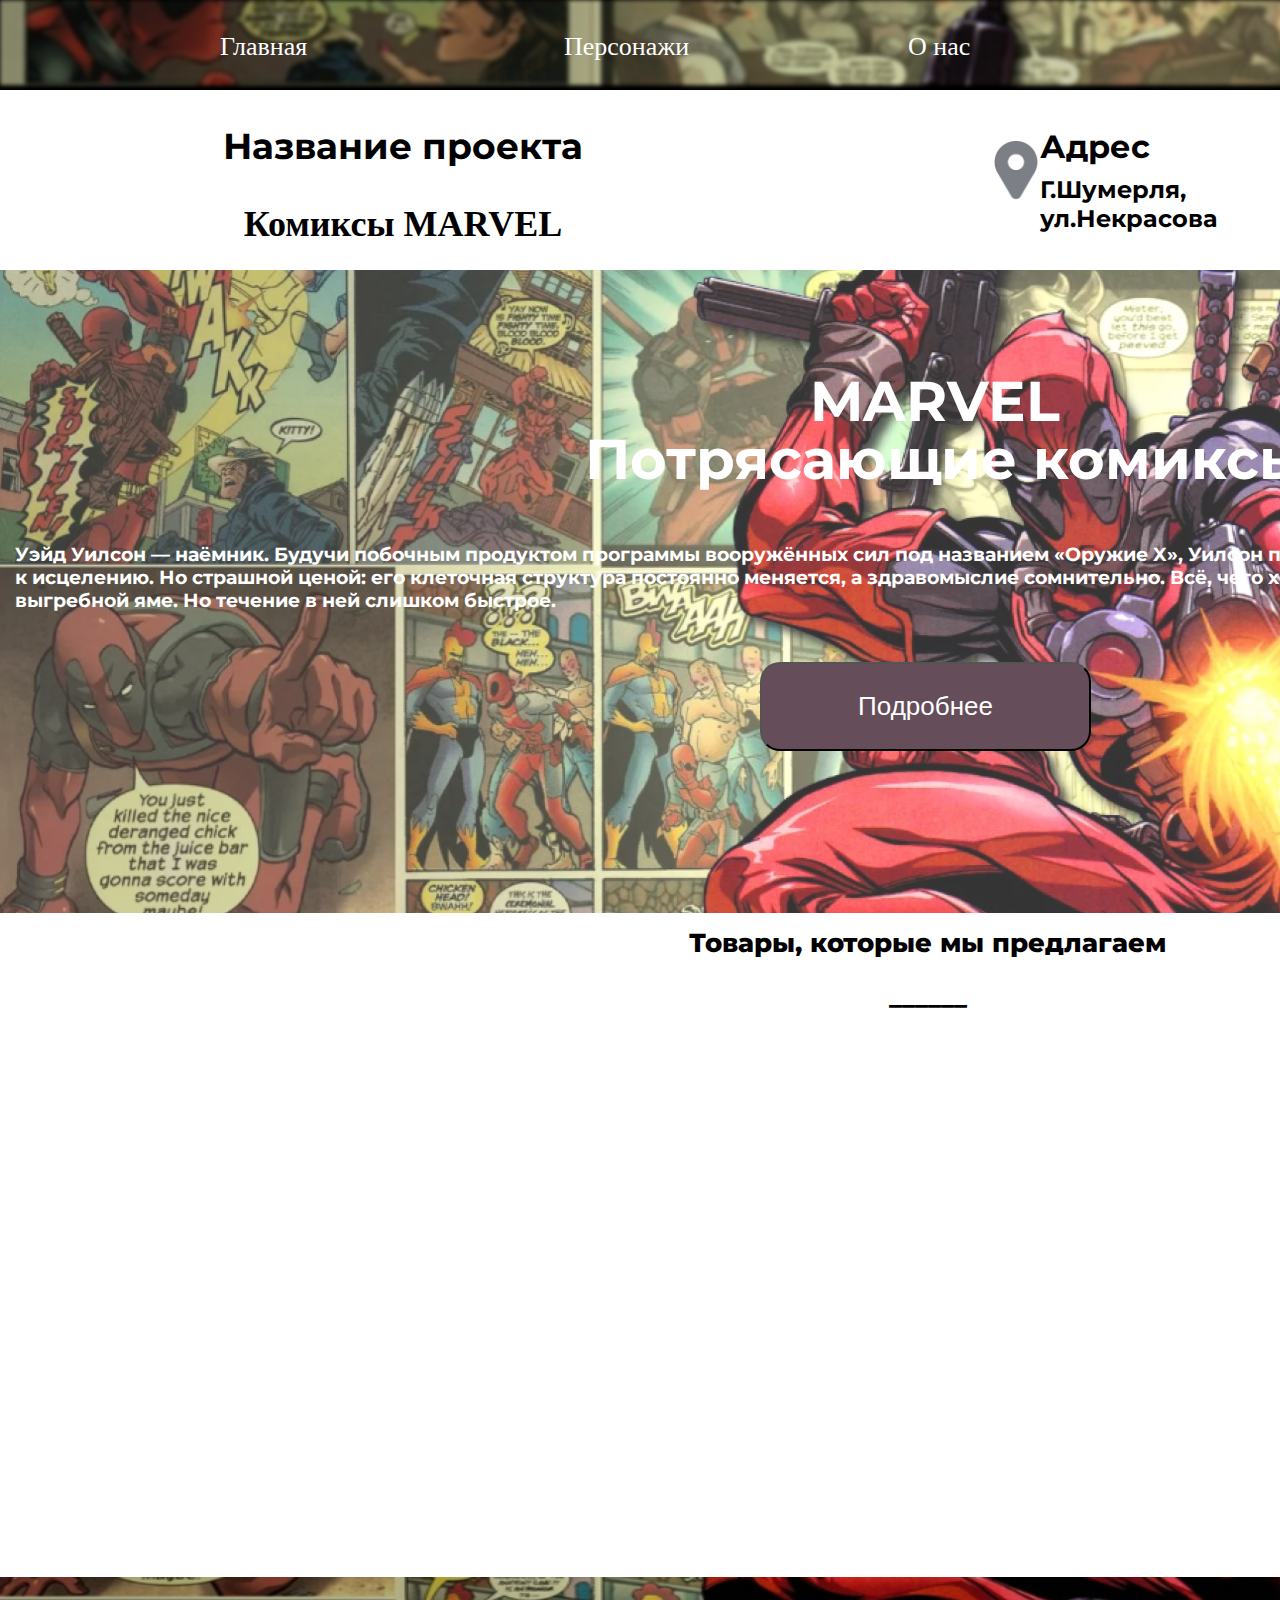
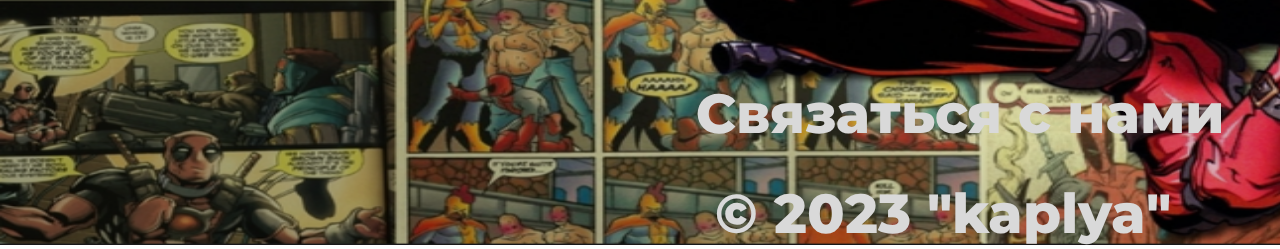
<file: index.html>
<!DOCTYPE html>
<html lang="en">
<head>
    <meta charset="UTF-8">
    <link rel="stylesheet" href="./css/style.css">
    <link rel="shortcut icon" href="./img/logo.png" type="image/png">
    <link href="https://fonts.googleapis.com/css?family=Montserrat:100" rel="stylesheet">
    <link href="https://fonts.cdnfonts.com/css/nosifer-caps" rel="stylesheet">              
    <title>kaplya</title>
</head>
<body>
    <div class="header">
        <img src="./img/header_photo.png" alt="Photo">
        <div class="nav">
            <ul>
                <li><a href="./index.html">Главная</a></li>
                <li><a href="./personaji.html">Персонажи</a></li>
                <li><a href="./onas.html">О нас</a></li>
            </ul>
        </div>
    </div>
    <div class="marvel">
        <div class="name_proj">
            <h1>Название проекта</h1>
            <h2>Комиксы MARVEL</h2>
        </div>
        <div class="adres">
            <img src="./img/adres.png" alt="Photo">
            <h1>Адрес</h1>
            <h2>Г.Шумерля, ул.Некрасова</h2>
        </div>
        <div class="phone">
            <img src="./img/phone.png" alt="Photo">
            <h1>Телефон</h1>
            <h2>+7 (987) 668-18-50</h2>
        </div>
    </div>
    <div class="fon_marvel">
        <img src="./img/fon.png" alt="Photo">
        <div class="text">
            <h1>MARVEL</h1>
            <h2>Потрясающие комиксы</h2>
            <p>Уэйд Уилсон — наёмник. Будучи побочным продуктом программы вооружённых сил под названием «Оружие X», Уилсон приобрёл невероятную силу, проворство и способность к исцелению. Но страшной ценой: его клеточная структура постоянно меняется, а здравомыслие сомнительно. Всё, чего хочет Уилсон, — держаться на плаву в социальной выгребной яме. Но течение в ней слишком быстрое.</p>
        </div>
        <a href="onas.html"><button>Подробнее</button></a>
    </div>
    <div class="content" id="add">
        <h1>Товары, которые мы предлагаем</h1>
        <h2>______</h2>
    </div>
    <div class="footer">
        <img src="./img/photefooter.png" alt="Photo">
        <div class="footer_text">
            <h1>Связаться с нами</h1>
            <h2>© 2023 "kaplya"</h2>
        </div>
    </div>
    <script src="./js/st.js"></script>
</body>
</html>
</file>
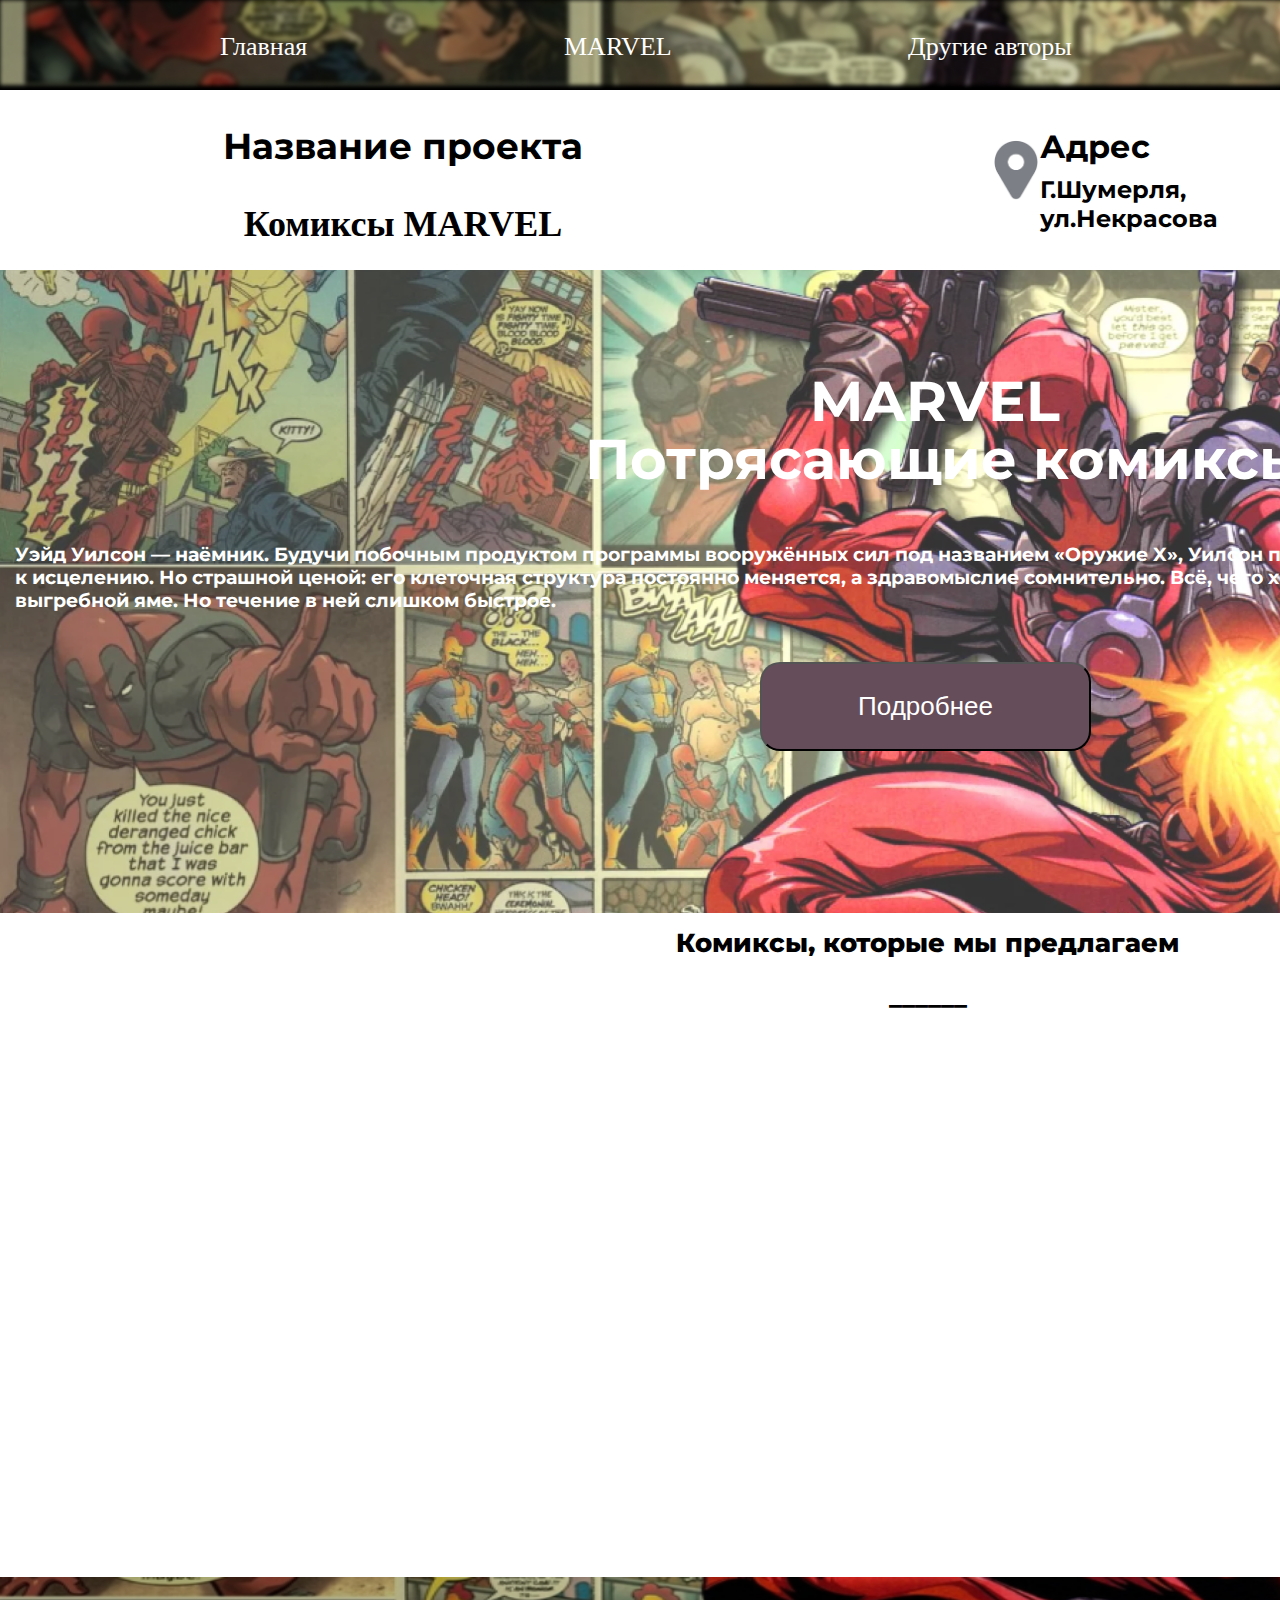
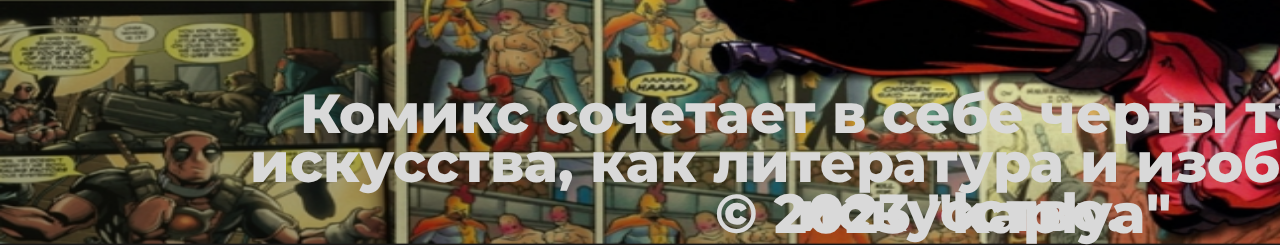
<file: DS.html>
<!DOCTYPE html>
<html lang="en">
<head>
    <meta charset="UTF-8">
    <link rel="stylesheet" href="./css/style.css">
    <link rel="shortcut icon" href="./img/logo.png" type="image/png">
    <link href="https://fonts.googleapis.com/css?family=Montserrat:100" rel="stylesheet">
    <link href="https://fonts.cdnfonts.com/css/nosifer-caps" rel="stylesheet">
    <title>kaplya</title>
</head>
<body>
<header>
    <div class="header">
        <img src="./img/header_photo.png" alt="Photo">
        <div class="nav">
            <ul>
                <li><a href="./index.html">Главная</a></li>
                <li><a href="./MARVEL.html">МARVEL</a></li>
                <li><a href="./DS.html">Другие авторы</a></li>
            </ul>
        </div>
    </div>
    <div class="marvel">
        <div class="name_proj">
            <h1>Название проекта</h1>
            <h2>Комиксы MARVEL</h2>
        </div>
        <div class="adres">
            <img src="./img/adres.png" alt="Photo">
            <h1>Адрес</h1>
            <h2>Г.Шумерля, ул.Некрасова</h2>
        </div>
        <div class="phone">
            <img src="./img/phone.png" alt="Photo">
            <h1>Телефон</h1>
            <h2>+7 (987) 668-18-50</h2>
        </div>
    </div>
</header>
<content>
    <div class="fon_marvel">
        <img src="./img/fon.png" alt="Photo">
        <div class="text">
            <h1>MARVEL</h1>
            <h2>Потрясающие комиксы</h2>
            <p>Уэйд Уилсон — наёмник. Будучи побочным продуктом программы вооружённых сил под названием «Оружие X», Уилсон приобрёл невероятную силу, проворство и способность к исцелению. Но страшной ценой: его клеточная структура постоянно меняется, а здравомыслие сомнительно. Всё, чего хочет Уилсон, — держаться на плаву в социальной выгребной яме. Но течение в ней слишком быстрое.</p>
        </div>
        <a href="onas.html"><button>Подробнее</button></a>
    </div>
    <div class="content">
        <h1>Комиксы, которые мы предлагаем</h1>
        <h2>______</h2>
        <div class="cont_wrapper">
<!--            <div class="wrapper_one">-->
<!--                <img src="./img/comic_one" alt="Photo">-->
<!--                <p>Номер каталога: </p>-->
<!--                <p>Название комикса: </p>-->
<!--                <p>Автор комикса: </p>-->
<!--                <p>Дата создания: </p>-->
<!--            </div>-->
        </div>
        </div>
    </div>
</content>
<footer>
    <div class="footer">
        <img src="./img/photefooter.png" alt="Photo">
        <div class="footer_text">
            <h1>Комикс сочетает в себе черты таких видов искусства, как литература и изобразительное искусство.</h1>
            <h2>© 2023 "kaplya"</h2>
        </div>
    </div>
</footer>
    <script src="./js/DS.js"></script>
</body>
</html>
</file>
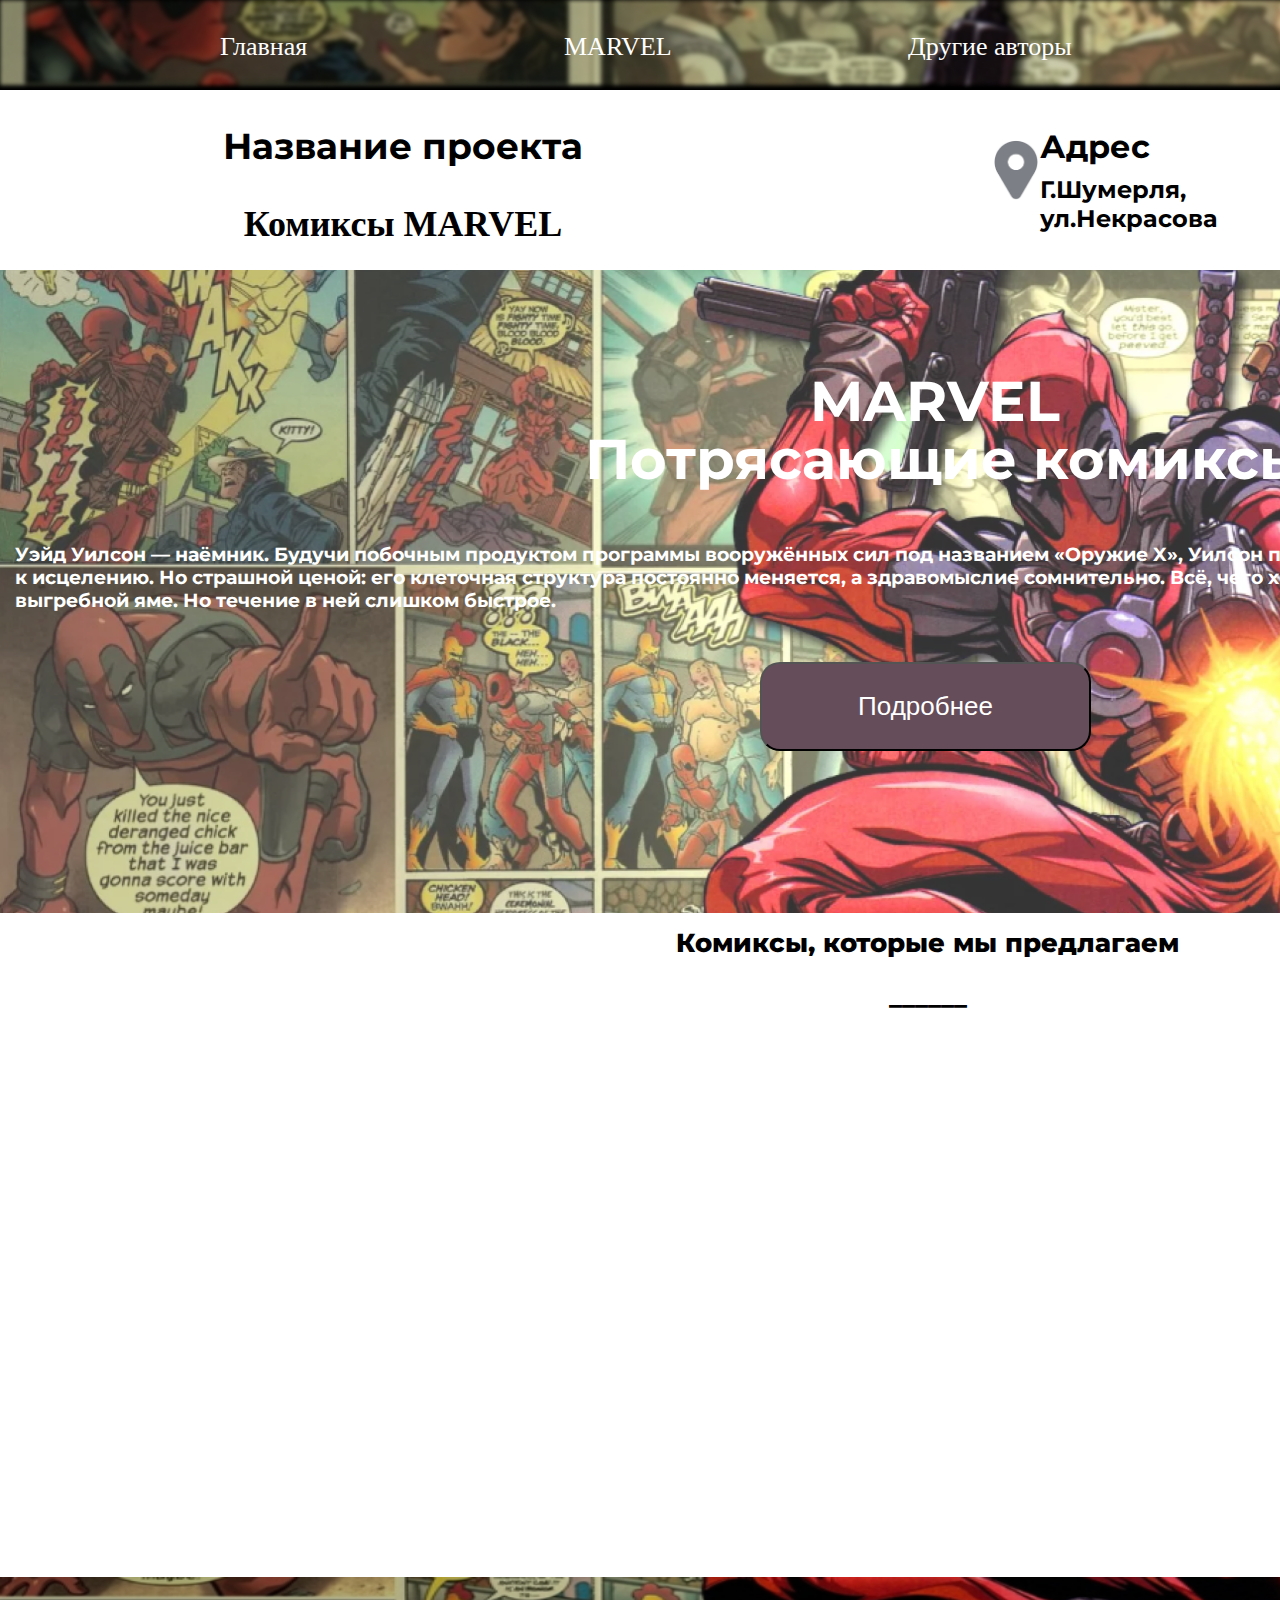
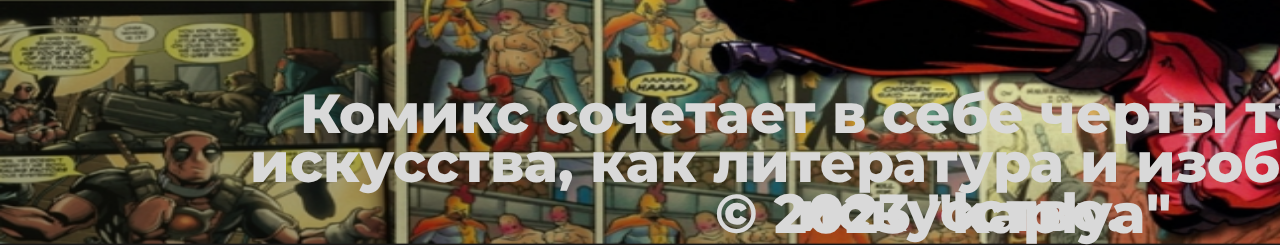
<file: MARVEL.html>
<!DOCTYPE html>
<html lang="en">
<head>
    <meta charset="UTF-8">
    <link rel="stylesheet" href="./css/style.css">
    <link rel="shortcut icon" href="./img/logo.png" type="image/png">
    <link href="https://fonts.googleapis.com/css?family=Montserrat:100" rel="stylesheet">
    <link href="https://fonts.cdnfonts.com/css/nosifer-caps" rel="stylesheet">
    <title>kaplya</title>
</head>
<body>
<header>
    <div class="header">
        <img src="./img/header_photo.png" alt="Photo">
        <div class="nav">
            <ul>
                <li><a href="./index.html">Главная</a></li>
                <li><a href="./MARVEL.html">МARVEL</a></li>
                <li><a href="./DS.html">Другие авторы</a></li>
            </ul>
        </div>
    </div>
    <div class="marvel">
        <div class="name_proj">
            <h1>Название проекта</h1>
            <h2>Комиксы MARVEL</h2>
        </div>
        <div class="adres">
            <img src="./img/adres.png" alt="Photo">
            <h1>Адрес</h1>
            <h2>Г.Шумерля, ул.Некрасова</h2>
        </div>
        <div class="phone">
            <img src="./img/phone.png" alt="Photo">
            <h1>Телефон</h1>
            <h2>+7 (987) 668-18-50</h2>
        </div>
    </div>
</header>
<content>
    <div class="fon_marvel">
        <img src="./img/fon.png" alt="Photo">
        <div class="text">
            <h1>MARVEL</h1>
            <h2>Потрясающие комиксы</h2>
            <p>Уэйд Уилсон — наёмник. Будучи побочным продуктом программы вооружённых сил под названием «Оружие X», Уилсон приобрёл невероятную силу, проворство и способность к исцелению. Но страшной ценой: его клеточная структура постоянно меняется, а здравомыслие сомнительно. Всё, чего хочет Уилсон, — держаться на плаву в социальной выгребной яме. Но течение в ней слишком быстрое.</p>
        </div>
        <a href="onas.html"><button>Подробнее</button></a>
    </div>
    <div class="content">
        <h1>Комиксы, которые мы предлагаем</h1>
        <h2>______</h2>
        <div class="cont_wrapper">
<!--            <div class="wrapper_one">-->
<!--                <img src="./img/comic_one" alt="Photo">-->
<!--                <p>Номер каталога: </p>-->
<!--                <p>Название комикса: </p>-->
<!--                <p>Автор комикса: </p>-->
<!--                <p>Дата создания: </p>-->
<!--            </div>-->
        </div>
        </div>
    </div>
</content>
<footer>
    <div class="footer">
        <img src="./img/photefooter.png" alt="Photo">
        <div class="footer_text">
            <h1>Комикс сочетает в себе черты таких видов искусства, как литература и изобразительное искусство.</h1>
            <h2>© 2023 "kaplya"</h2>
        </div>
    </div>
</footer>
    <script src="./js/MARVEL.js"></script>
</body>
</html>
</file>
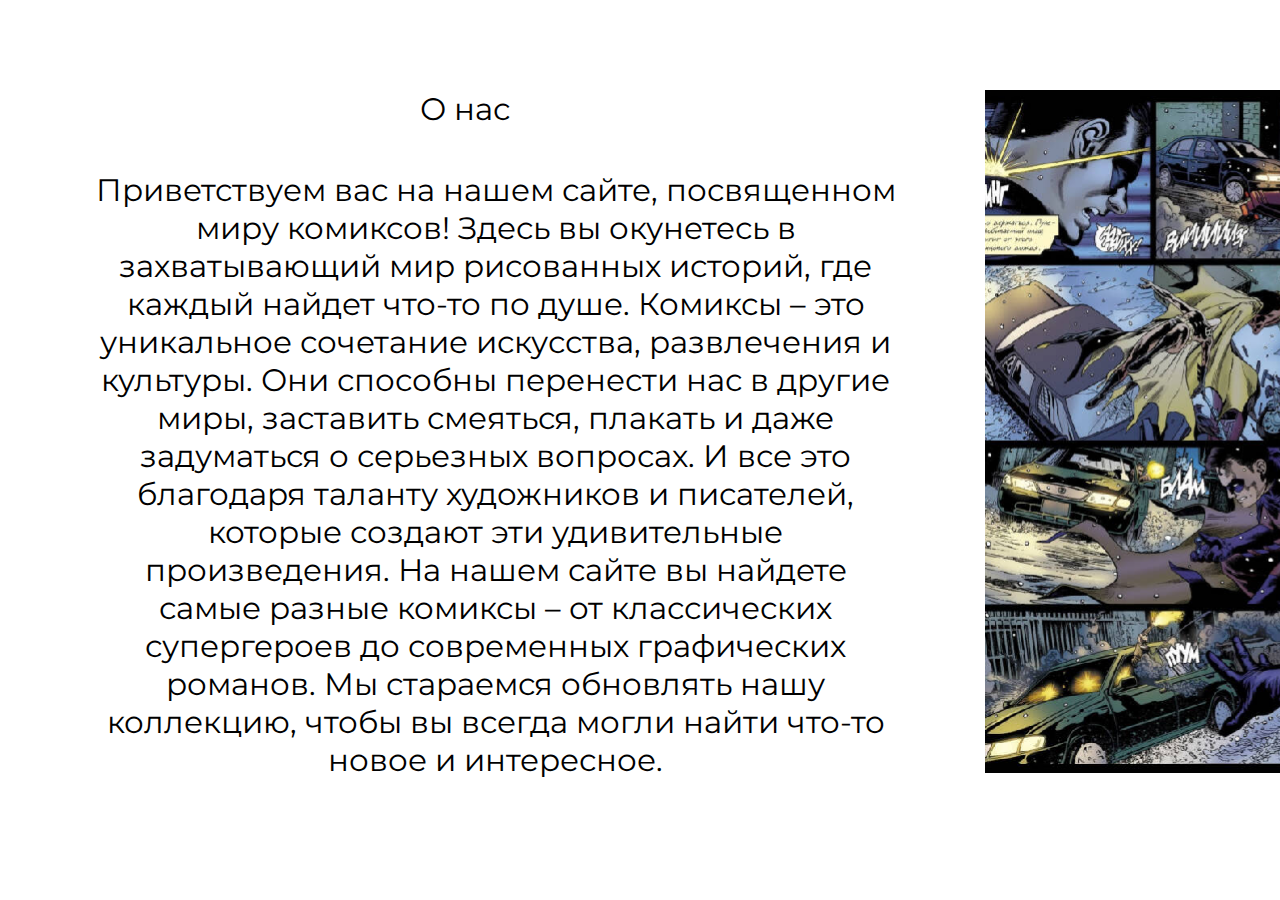
<file: onas.html>
<!DOCTYPE html>
<html lang="en">
<head>
    <meta charset="UTF-8">
    <link rel="stylesheet" href="./css/onas.css">
    <link rel="shortcut icon" href="./img/logo.png" type="image/png">
    <link href="https://fonts.googleapis.com/css?family=Montserrat:100" rel="stylesheet">             
    <title>О нас</title>
</head>
<body>
    <div class="close">
        <a href="./index.html">&times;</a>
    </div>
    <div class="content">
        <h1>О нас</h1>
        <h2>Приветствуем вас на нашем сайте, посвященном миру комиксов! Здесь вы окунетесь в захватывающий мир рисованных историй, где каждый найдет что-то по душе.
            Комиксы – это уникальное сочетание искусства, развлечения и культуры. Они способны перенести нас в другие миры, заставить смеяться, плакать и даже задуматься о серьезных вопросах. И все это благодаря таланту художников и писателей, которые создают эти удивительные произведения.
            На нашем сайте вы найдете самые разные комиксы – от классических супергероев до современных графических романов. Мы стараемся обновлять нашу коллекцию, чтобы вы всегда могли найти что-то новое и интересное.</h2>
    </div>
    <div class="photo">
        <img src="./img/onas.png" alt="Photo">
    </div>
    <script src="./js/st.js"></script>
</body>
</html>
</file>
<file: css/style.css>
body{
    width: 1855px;
    height: 1800px;
    margin-top: 0px;
    margin-left: 0px;
}
.header{
    width: 1855px;
    height: 90px;
    
}
.header img{
    width: 1903px;
    height: 90px;
    float: left;
}
.nav{
    width: 1855px;
    height: 72px;
}
.nav ul{
    height: 20px;
    float: left;
    margin-top: -58px;
    display: inline-flex;
    color: white;
    align-content: stretch;
    justify-content: space-between;
    align-items: stretch;
}
.nav li{
    width: 164px;
    margin-left: 180px;
    list-style-type: none;
}
.nav a{
    color: white;
    font-size: 26px;
    text-decoration: none;
}
.marvel{
    width: 1855px;
    height: 152px;
    top: 87px;
}
.name_proj h1{
    width: 806px;
    height: 48px;
    top: 119px;
    font-size: 36px;
    font-family: 'Montserrat';
    line-height: 64px;
    letter-spacing: 0em;
    text-align: center;
}
.name_proj h2{
    width: 806px;
    height: 48px;
    top: 119px;
    font-family: 'Nosifer Caps';
    font-size: 36px;
    font-weight: 800;
    line-height: 64px;
    letter-spacing: 0em;
    text-align: center;   
}
.adres img{
    width: 45px;
    height: 61px;
    float: left;
    margin-top: -130px;
    margin-left: 993px;
}
.adres h1{
    width: 45px;
    height: 61px;
    float: left;
    margin-top: -143px;
    margin-left: 1040px;
    font-family: 'Montserrat';
}
.adres h2{
    width: 310px;
    height: 30px;
    float: left;
    margin-top: -95px;
    margin-left: 1040px;
    font-family: 'Montserrat';
}
.phone img{
    width: 66px;
    height: 61.48px;
    margin-top: -130px;
    margin-left: 1440px;
    float: left;
}
.phone h1{
    width: 124px;
    height: 48px;
    margin-left: 1510px;
    float: left;
    margin-top: -143px;
    font-family: 'Montserrat';
}
.phone h2{
    width: 210px;
    height: 48px;
    margin-left: 1510px;
    float: left;
    margin-top: -95px;
    font-family: 'Montserrat';
}
.fon_marvel{
    width: 1855px;
    height: 643px;

}
.fon_marvel img{
    width: 1903px;
    height: 643px;
}
.text h1{
    width: 250px;
    height: 71px;
    margin-top: -550px;
    margin-left: 810px;
    color: white;
    font-size: 56px;
    font-family: 'Montserrat';
}
.text h2{
    width: 787px;
    height: 71px;
    margin-top: -50px;
    margin-left: 585px;
    color: white;
    font-size: 56px;
    font-family: 'Montserrat';
}
.text p{
    width: 1840px;
    height: 100px;
    margin-left: 15px;
    color: white;
    font-weight: bolder;
    font-size: 19px;
    font-family: 'Montserrat';
}
button{
    width: 331px;
    height: 89px;
    margin-left: 760px;
    border-radius: 20px;
    background: #664D5A;
    color: white;
    font-size: 26px;
}
.content{
    width: 1855px;
    height: 650px;
    margin-top: 4px;

}
.content h1{
    font-family: 'Montserrat';
    font-size: 26px;
    font-weight: 800;
    line-height: 32px;
    letter-spacing: 0em;
    text-align: center;
}
.content h2{
    font-family: 'Montserrat';
    font-size: 26px;
    font-weight: 800;
    line-height: 32px;
    letter-spacing: 0em;
    text-align: center;
}
.cont_wrapper{
    width: 1700px;
    height: 450px;
    margin-left: 100px;
    margin-top: 80px;
    background: white;
    overflow: auto;
    display: flex;
    flex-direction: row;
    flex-wrap: nowrap;
    align-content: center;
    justify-content: space-around;
    overflow: scroll;
    overflow-x: hidden;
}
.wrapper_one{
    width: 400px;
    height: fit-content;
    border: black 1px solid;
    background-color: #c4c3707a;
}
::-webkit-scrollbar {
    display: none;
}

::-webkit-scrollbar-button {
    display:none;
}
.wrapper_one img{
    width: 400px;
    height: 250px;
}
.wrapper_one p{
    width: fit-content;
    height: fit-content;
}
.footer{
    width: 1855px;
    height: 268px;
    filter: brightness(85%)
}
.footer img{
    width: 1903px;
    height: 268px;
}
.footer_text{
    width: 630px;
    height: 64px;
    margin-top: -160px;
    margin-left: 840px;
}
.footer_text h1 {
    width: 1600px;
    height: 64px;
    margin-top: 0px;
    margin-left: -680px;
    font-family: 'Montserrat';
    font-size: 55px;
    font-weight: 800;
    line-height: 49px;
    letter-spacing: 0em;
    text-align: center;
    color: white;
}
.footer_text h2{
    width: 485px;
    height: 46px;
    margin-left: -140px;
    margin-top: 0px;
    font-family: 'Montserrat';
    font-size: 55px;
    font-weight: 800;
    line-height: 49px;
    letter-spacing: 0em;
    text-align: center;
    color: white;
}
</file>
<file: css/onas.css>
body{
    width: 1855px;
    height: 755px;
    margin-top: 0px;
    margin-left: 0px;
}
.close a{
    float: right;
    margin-top: -95px;
    font-size: 70px;
    text-decoration: none;
    color: red;
}
.content{
    width: 836px;
    height: 683px;
    margin-top: 90px;
    margin-left: 90px;
}
.content h1{
    width: 338px;
    height: 55px;
    margin-top: 66px;
    margin-left: 206px;
    font-family: 'Montserrat';
    font-size: 31px;
    font-weight: 400;
    line-height: 38px;
    letter-spacing: 0em;
    text-align: center;

}
.content h2{
    width: 811px;
    height: 609px;
    top: 140px;
    left: 102px;
    font-family: 'Montserrat';
    font-size: 31px;
    font-weight: 400;
    line-height: 38px;
    letter-spacing: 0em;
    text-align: center;

}
.photo{
    width: 827px;
    height: 683px;
    margin-top: -683px;
    margin-left: 985px;
}
.photo img{
    width: 827px;
    height: 683px;
}
</file>
